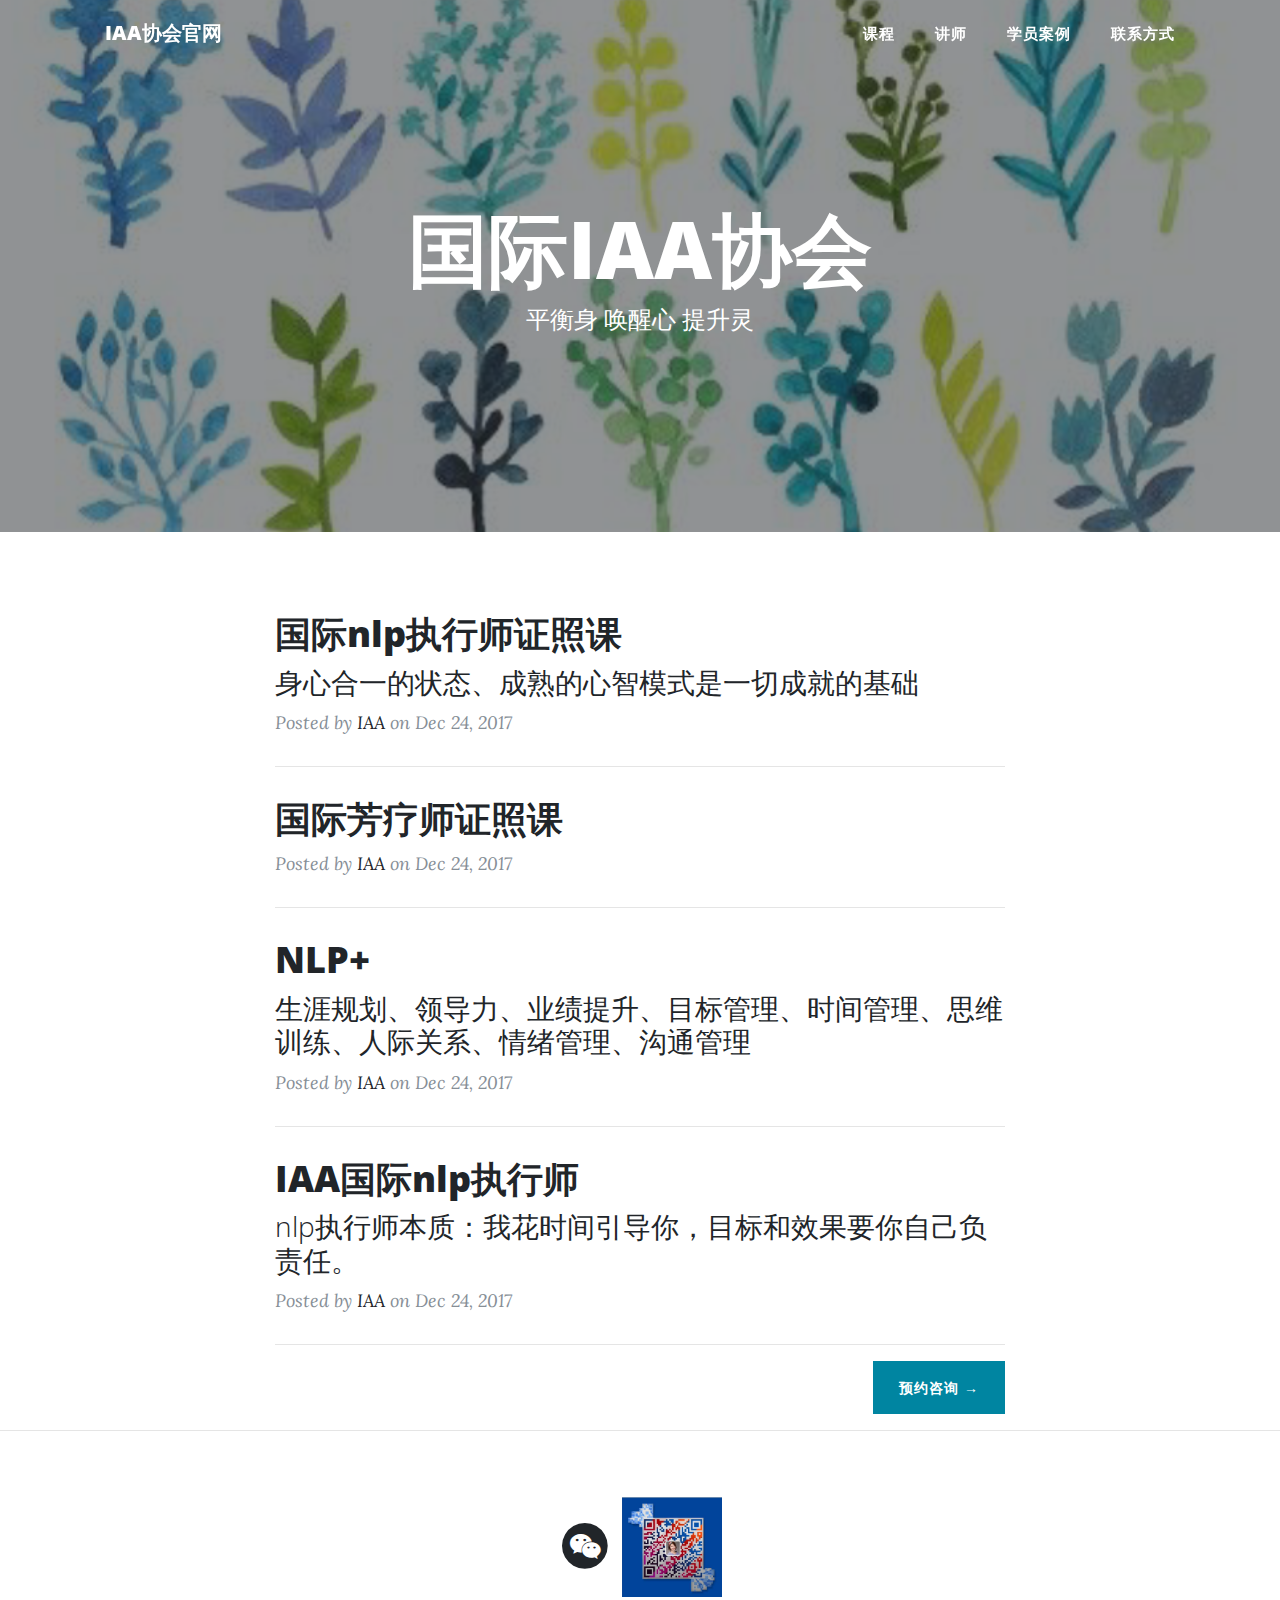
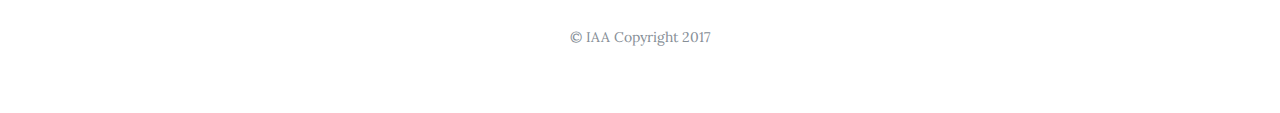
<file: index.html>
<!DOCTYPE html>
<html lang="en">

  <head>

    <meta charset="utf-8">
    <meta name="viewport" content="width=device-width, initial-scale=1, shrink-to-fit=no">
    <meta name="description" content="">
    <meta name="author" content="">

    <title> Girls Coding Day's Blog</title>

    <!-- Bootstrap core CSS -->
    <link href="vendor/bootstrap/css/bootstrap.min.css" rel="stylesheet">

    <!-- Custom fonts for this template -->
    <link href="vendor/font-awesome/css/font-awesome.min.css" rel="stylesheet" type="text/css">
    <link href='https://fonts.googleapis.com/css?family=Lora:400,700,400italic,700italic' rel='stylesheet' type='text/css'>
    <link href='https://fonts.googleapis.com/css?family=Open+Sans:300italic,400italic,600italic,700italic,800italic,400,300,600,700,800' rel='stylesheet' type='text/css'>

    <!-- Custom styles for this template -->
    <link href="css/clean-blog.min.css" rel="stylesheet">
    <link href="css/customize-style.css" rel="stylesheet">

  </head>

  <body>

    <!-- Navigation -->
    <nav class="navbar navbar-expand-lg navbar-light fixed-top" id="mainNav">
      <div class="container">
        <a class="navbar-brand" href="index.html">IAA协会官网</a>
        <button class="navbar-toggler navbar-toggler-right" type="button" data-toggle="collapse" data-target="#navbarResponsive" aria-controls="navbarResponsive" aria-expanded="false" aria-label="Toggle navigation">
          目录
          <i class="fa fa-bars"></i>
        </button>
        <div class="collapse navbar-collapse" id="navbarResponsive">
          <ul class="navbar-nav ml-auto">
            <li class="nav-item">
              <a class="nav-link" href="index.html">课程</a>
            </li>
            <li class="nav-item">
              <a class="nav-link" href="About.html">讲师</a>
            </li>
            <li class="nav-item">
              <a class="nav-link" href="post.html">学员案例</a>
            </li>
            <li class="nav-item">
              <a class="nav-link" href="contact.html">联系方式</a>
            </li>
          </ul>
        </div>
      </div>
    </nav>

    <!-- Page Header -->
    <header class="masthead" style="background-image: url('img/aaa.png')">
      <div class="overlay"></div>
      <div class="container">
        <div class="row">
          <div class="col-lg-8 col-md-10 mx-auto">
            <div class="site-heading">
              <h1>国际IAA协会</h1>

              <span class="subheading">平衡身 唤醒心 提升灵</span>
            </div>
          </div>
        </div>
      </div>
    </header>

    <!-- Main Content -->
    <div class="container">
      <div class="row">
        <div class="col-lg-8 col-md-10 mx-auto">
          <div class="post-preview">
            <a href="post.html">
              <h2 class="post-title">
                国际nlp执行师证照课
              </h2>
              <h3 class="post-subtitle">
              身心合一的状态、成熟的心智模式是一切成就的基础
              </h3>
            </a>
            <p class="post-meta">Posted by
              <a href="#">IAA</a>
              on Dec 24, 2017</p>
          </div>
          <hr>
          <div class="post-preview">
            <a href="post.html">
              <h2 class="post-title">
                国际芳疗师证照课
              </h2>
            </a>
            <p class="post-meta">Posted by
              <a href="#">IAA</a>
              on Dec 24, 2017</p>
          </div>
          <hr>
          <div class="post-preview">
            <a href="post.html">
              <h2 class="post-title">
              NLP+
              </h2>
              <h3 class="post-subtitle">
                生涯规划、领导力、业绩提升、目标管理、时间管理、思维训练、人际关系、情绪管理、沟通管理
              </h3>
            </a>
            <p class="post-meta">Posted by
              <a href="#">IAA</a>
              on Dec 24, 2017</p>
          </div>
          <hr>
          <div class="post-preview">
            <a href="post.html">
              <h2 class="post-title">
                IAA国际nlp执行师
              </h2>
              <h3 class="post-subtitle">
                nlp执行师本质：我花时间引导你，目标和效果要你自己负责任。
              </h3>
            </a>
            <p class="post-meta">Posted by
              <a href="#">IAA</a>
              on Dec 24, 2017</p>
          </div>
          <hr>
          <!-- Pager -->
          <div class="clearfix">
            <a class="btn btn-primary float-right" href="https://jinshuju.net/f/8D2Q2S">预约咨询 &rarr;</a>
          </div>
        </div>
      </div>
    </div>

    <hr>

    <!-- Footer -->
    <footer>
      <div class="container">
        <div class="row">
          <div class="col-lg-8 col-md-10 mx-auto">
            <ul class="list-inline text-center">
              <li class="list-inline-item">
                <a href="#">
                  <span class="fa-stack fa-lg">
                    <i class="fa fa-circle fa-stack-2x"></i>
                    <i class="fa fa-wechat fa-stack-1x fa-inverse"></i>
                  </span>
                </a>
              </li>
              <li class="list-inline-item">
                <img style="width: 100px" src="img/123.png">
              </li>
            </ul>
            <p class="copyright text-muted"> &copy;  IAA Copyright 2017</p>
          </div>
        </div>
      </div>
    </footer>

    <!-- Bootstrap core JavaScript -->
    <script src="vendor/jquery/jquery.min.js"></script>
    <script src="vendor/bootstrap/js/bootstrap.bundle.min.js"></script>

    <!-- Custom scripts for this template -->
    <script src="js/clean-blog.min.js"></script>

  </body>

</html>
</file>
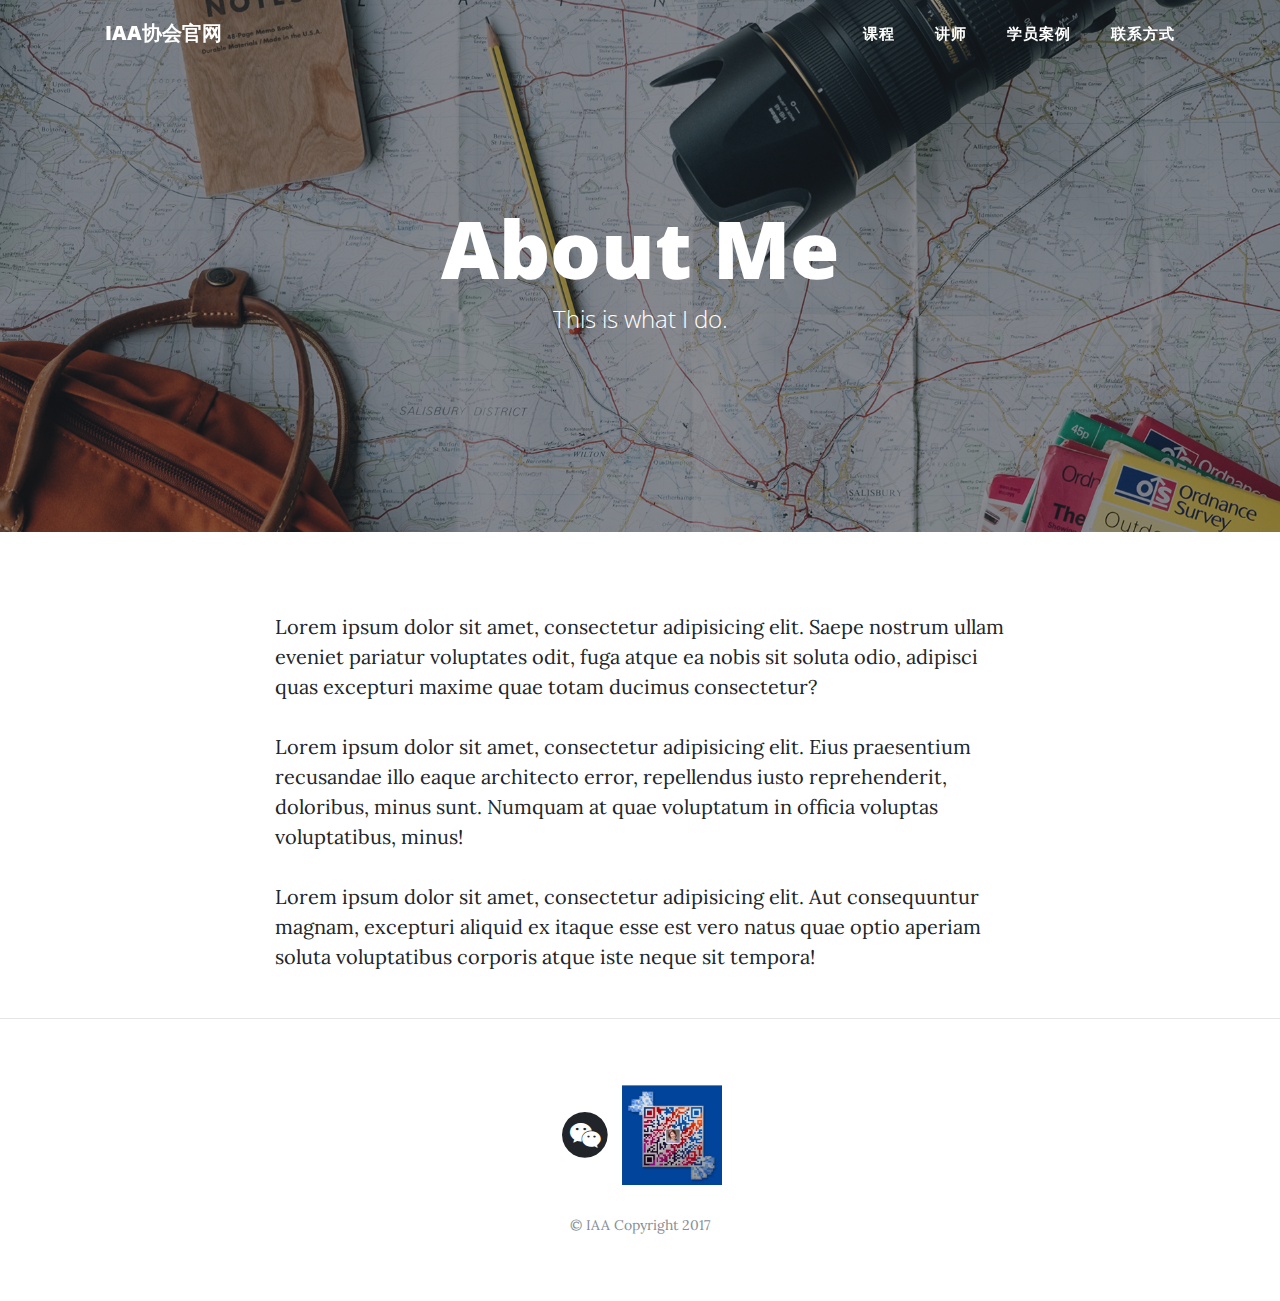
<file: about.html>
<!DOCTYPE html>
<html lang="en">

  <head>

    <meta charset="utf-8">
    <meta name="viewport" content="width=device-width, initial-scale=1, shrink-to-fit=no">
    <meta name="description" content="">
    <meta name="author" content="">

    <title>Clean Blog - Start Bootstrap Theme</title>

    <!-- Bootstrap core CSS -->
    <link href="vendor/bootstrap/css/bootstrap.min.css" rel="stylesheet">

    <!-- Custom fonts for this template -->
    <link href="vendor/font-awesome/css/font-awesome.min.css" rel="stylesheet" type="text/css">
    <link href='https://fonts.googleapis.com/css?family=Lora:400,700,400italic,700italic' rel='stylesheet' type='text/css'>
    <link href='https://fonts.googleapis.com/css?family=Open+Sans:300italic,400italic,600italic,700italic,800italic,400,300,600,700,800' rel='stylesheet' type='text/css'>

    <!-- Custom styles for this template -->
    <link href="css/clean-blog.min.css" rel="stylesheet">
<link href="css/customize-style.css" rel="stylesheet">
  </head>

  <body>

    <!-- Navigation -->
    <nav class="navbar navbar-expand-lg navbar-light fixed-top" id="mainNav">
      <div class="container">
        <a class="navbar-brand" href="index.html">IAA协会官网</a>
        <button class="navbar-toggler navbar-toggler-right" type="button" data-toggle="collapse" data-target="#navbarResponsive" aria-controls="navbarResponsive" aria-expanded="false" aria-label="Toggle navigation">
          目录
          <i class="fa fa-bars"></i>
        </button>
        <div class="collapse navbar-collapse" id="navbarResponsive">
          <ul class="navbar-nav ml-auto">
            <li class="nav-item">
              <a class="nav-link" href="index.html">课程</a>
            </li>
            <li class="nav-item">
              <a class="nav-link" href="About.html">讲师</a>
            </li>
            <li class="nav-item">
              <a class="nav-link" href="post.html">学员案例</a>
            </li>
            <li class="nav-item">
              <a class="nav-link" href="contact.html">联系方式</a>
            </li>
          </ul>
        </div>
      </div>
    </nav>
    <!-- Page Header -->
    <header class="masthead" style="background-image: url('img/about-bg.jpg')">
      <div class="overlay"></div>
      <div class="container">
        <div class="row">
          <div class="col-lg-8 col-md-10 mx-auto">
            <div class="page-heading">
              <h1>About Me</h1>
              <span class="subheading">This is what I do.</span>
            </div>
          </div>
        </div>
      </div>
    </header>

    <!-- Main Content -->
    <div class="container">
      <div class="row">
        <div class="col-lg-8 col-md-10 mx-auto">
          <p>Lorem ipsum dolor sit amet, consectetur adipisicing elit. Saepe nostrum ullam eveniet pariatur voluptates odit, fuga atque ea nobis sit soluta odio, adipisci quas excepturi maxime quae totam ducimus consectetur?</p>
          <p>Lorem ipsum dolor sit amet, consectetur adipisicing elit. Eius praesentium recusandae illo eaque architecto error, repellendus iusto reprehenderit, doloribus, minus sunt. Numquam at quae voluptatum in officia voluptas voluptatibus, minus!</p>
          <p>Lorem ipsum dolor sit amet, consectetur adipisicing elit. Aut consequuntur magnam, excepturi aliquid ex itaque esse est vero natus quae optio aperiam soluta voluptatibus corporis atque iste neque sit tempora!</p>
        </div>
      </div>
    </div>

    <hr>

    <!-- Footer -->
    <footer>
      <div class="container">
        <div class="row">
          <div class="col-lg-8 col-md-10 mx-auto">
            <ul class="list-inline text-center">
              <li class="list-inline-item">
                <a href="#">
                  <span class="fa-stack fa-lg">
                    <i class="fa fa-circle fa-stack-2x"></i>
                    <i class="fa fa-wechat fa-stack-1x fa-inverse"></i>
                  </span>
                </a>
              </li>
              <li class="list-inline-item">
                <img style="width: 100px" src="img/123.png">
              </li>
            </ul>
            <p class="copyright text-muted"> &copy;  IAA Copyright 2017</p>
          </div>
        </div>
      </div>
    </footer>

    <!-- Bootstrap core JavaScript -->
    <script src="vendor/jquery/jquery.min.js"></script>
    <script src="vendor/bootstrap/js/bootstrap.bundle.min.js"></script>

    <!-- Custom scripts for this template -->
    <script src="js/clean-blog.min.js"></script>

  </body>

</html>
</file>
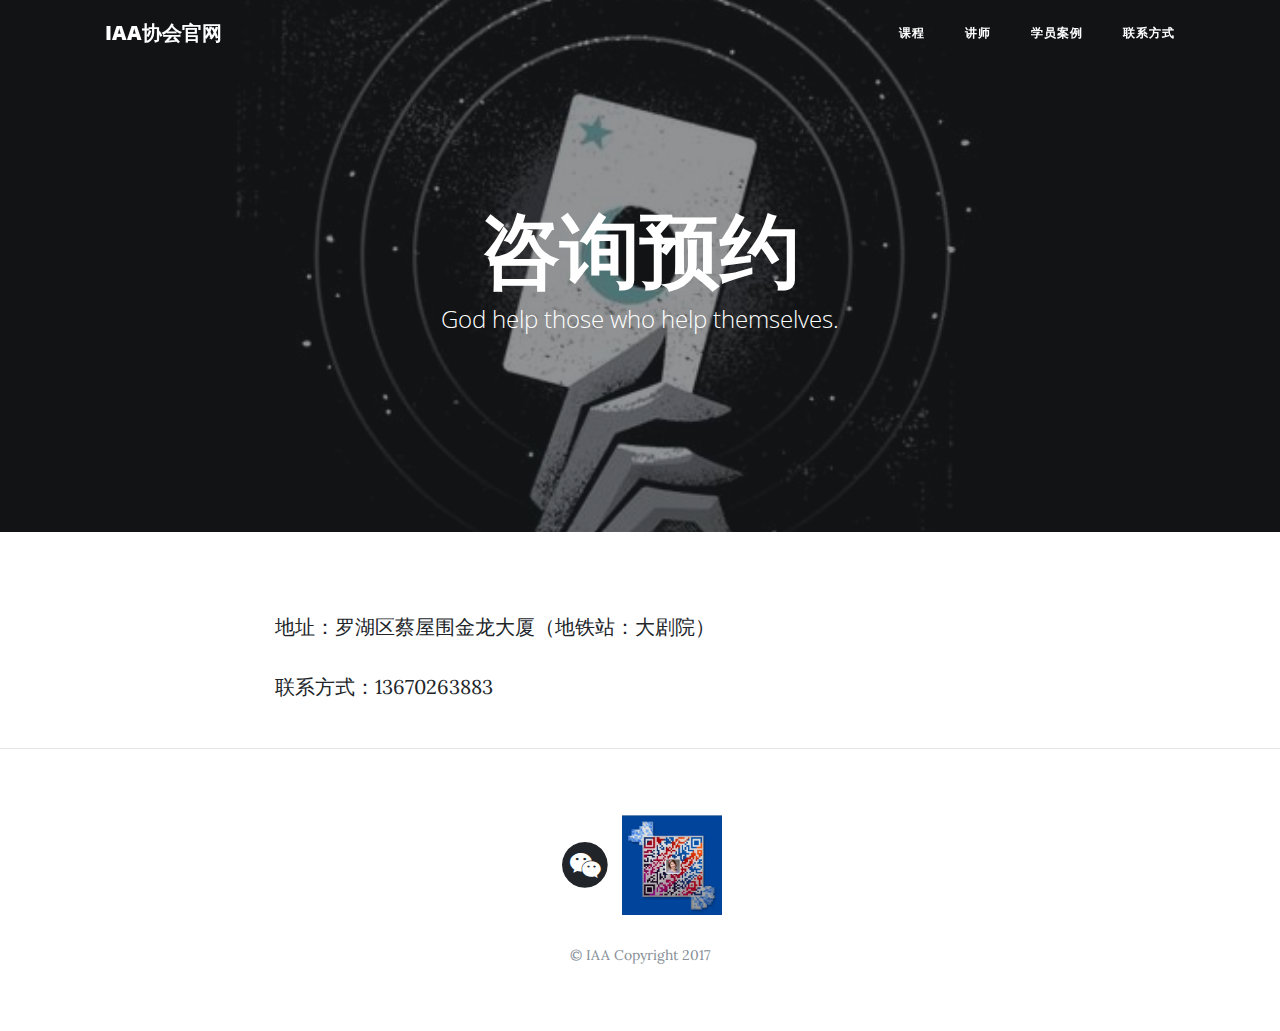
<file: contact.html>
<!DOCTYPE html>
<html lang="en">

  <head>

    <meta charset="utf-8">
    <meta name="viewport" content="width=device-width, initial-scale=1, shrink-to-fit=no">
    <meta name="description" content="">
    <meta name="author" content="">

    <title>Clean Blog - Start Bootstrap Theme</title>

    <!-- Bootstrap core CSS -->
    <link href="vendor/bootstrap/css/bootstrap.min.css" rel="stylesheet">

    <!-- Custom fonts for this template -->
    <link href="vendor/font-awesome/css/font-awesome.min.css" rel="stylesheet" type="text/css">
    <link href='https://fonts.googleapis.com/css?family=Lora:400,700,400italic,700italic' rel='stylesheet' type='text/css'>
    <link href='https://fonts.googleapis.com/css?family=Open+Sans:300italic,400italic,600italic,700italic,800italic,400,300,600,700,800' rel='stylesheet' type='text/css'>

    <!-- Custom styles for this template -->
    <link href="css/clean-blog.min.css" rel="stylesheet">

  </head>

  <body>

    <!-- Navigation -->
    <nav class="navbar navbar-expand-lg navbar-light fixed-top" id="mainNav">
      <div class="container">
        <a class="navbar-brand" href="index.html">IAA协会官网</a>
        <button class="navbar-toggler navbar-toggler-right" type="button" data-toggle="collapse" data-target="#navbarResponsive" aria-controls="navbarResponsive" aria-expanded="false" aria-label="Toggle navigation">
          目录
          <i class="fa fa-bars"></i>
        </button>
        <div class="collapse navbar-collapse" id="navbarResponsive">
          <ul class="navbar-nav ml-auto">
            <li class="nav-item">
              <a class="nav-link" href="index.html">课程</a>
            </li>
            <li class="nav-item">
              <a class="nav-link" href="About.html">讲师</a>
            </li>
            <li class="nav-item">
              <a class="nav-link" href="post.html">学员案例</a>
            </li>
            <li class="nav-item">
              <a class="nav-link" href="contact.html">联系方式</a>
            </li>
          </ul>
        </div>
      </div>
    </nav>
    <!-- Page Header -->
    <header class="masthead" style="background-image: url('img/333.jpg')">
      <div class="overlay"></div>
      <div class="container">
        <div class="row">
          <div class="col-lg-8 col-md-10 mx-auto">
            <div class="page-heading">
              <div class="">
              <h1>咨询预约</h1>
              <span class="subheading">God help those who help themselves.</span>
            </div>
          </div>
        </div>
      </div>
    </header>

    <!-- Main Content -->
    <div class="container">
      <div class="row">
        <div class="col-lg-8 col-md-10 mx-auto">
          <p>地址：罗湖区蔡屋围金龙大厦（地铁站：大剧院）</p>
          <p>联系方式：13670263883</p>
          <!-- Contact Form - Enter your email address on line 19 of the mail/contact_me.php file to make this form work. -->
          <!-- WARNING: Some web hosts do not allow emails to be sent through forms to common mail hosts like Gmail or Yahoo. It's recommended that you use a private domain email address! -->
          <!-- To use the contact form, your site must be on a live web host with PHP! The form will not work locally! -->

        </div>
      </div>
    </div>

    <hr>

    <!-- Footer -->
    <footer>
      <div class="container">
        <div class="row">
          <div class="col-lg-8 col-md-10 mx-auto">
            <ul class="list-inline text-center">
              <li class="list-inline-item">
                <a href="#">
                  <span class="fa-stack fa-lg">
                    <i class="fa fa-circle fa-stack-2x"></i>
                    <i class="fa fa-wechat fa-stack-1x fa-inverse"></i>
                  </span>
                </a>
              </li>
              <li class="list-inline-item">
                <img style="width: 100px" src="img/123.png">
              </li>
            </ul>
            <p class="copyright text-muted"> &copy;  IAA Copyright 2017</p>
          </div>
        </div>
      </div>
    </footer>

    <!-- Bootstrap core JavaScript -->
    <script src="vendor/jquery/jquery.min.js"></script>
    <script src="vendor/bootstrap/js/bootstrap.bundle.min.js"></script>

    <!-- Contact Form JavaScript -->
    <script src="js/jqBootstrapValidation.js"></script>
    <script src="js/contact_me.js"></script>

    <!-- Custom scripts for this template -->
    <script src="js/clean-blog.min.js"></script>

  </body>

</html>
</file>
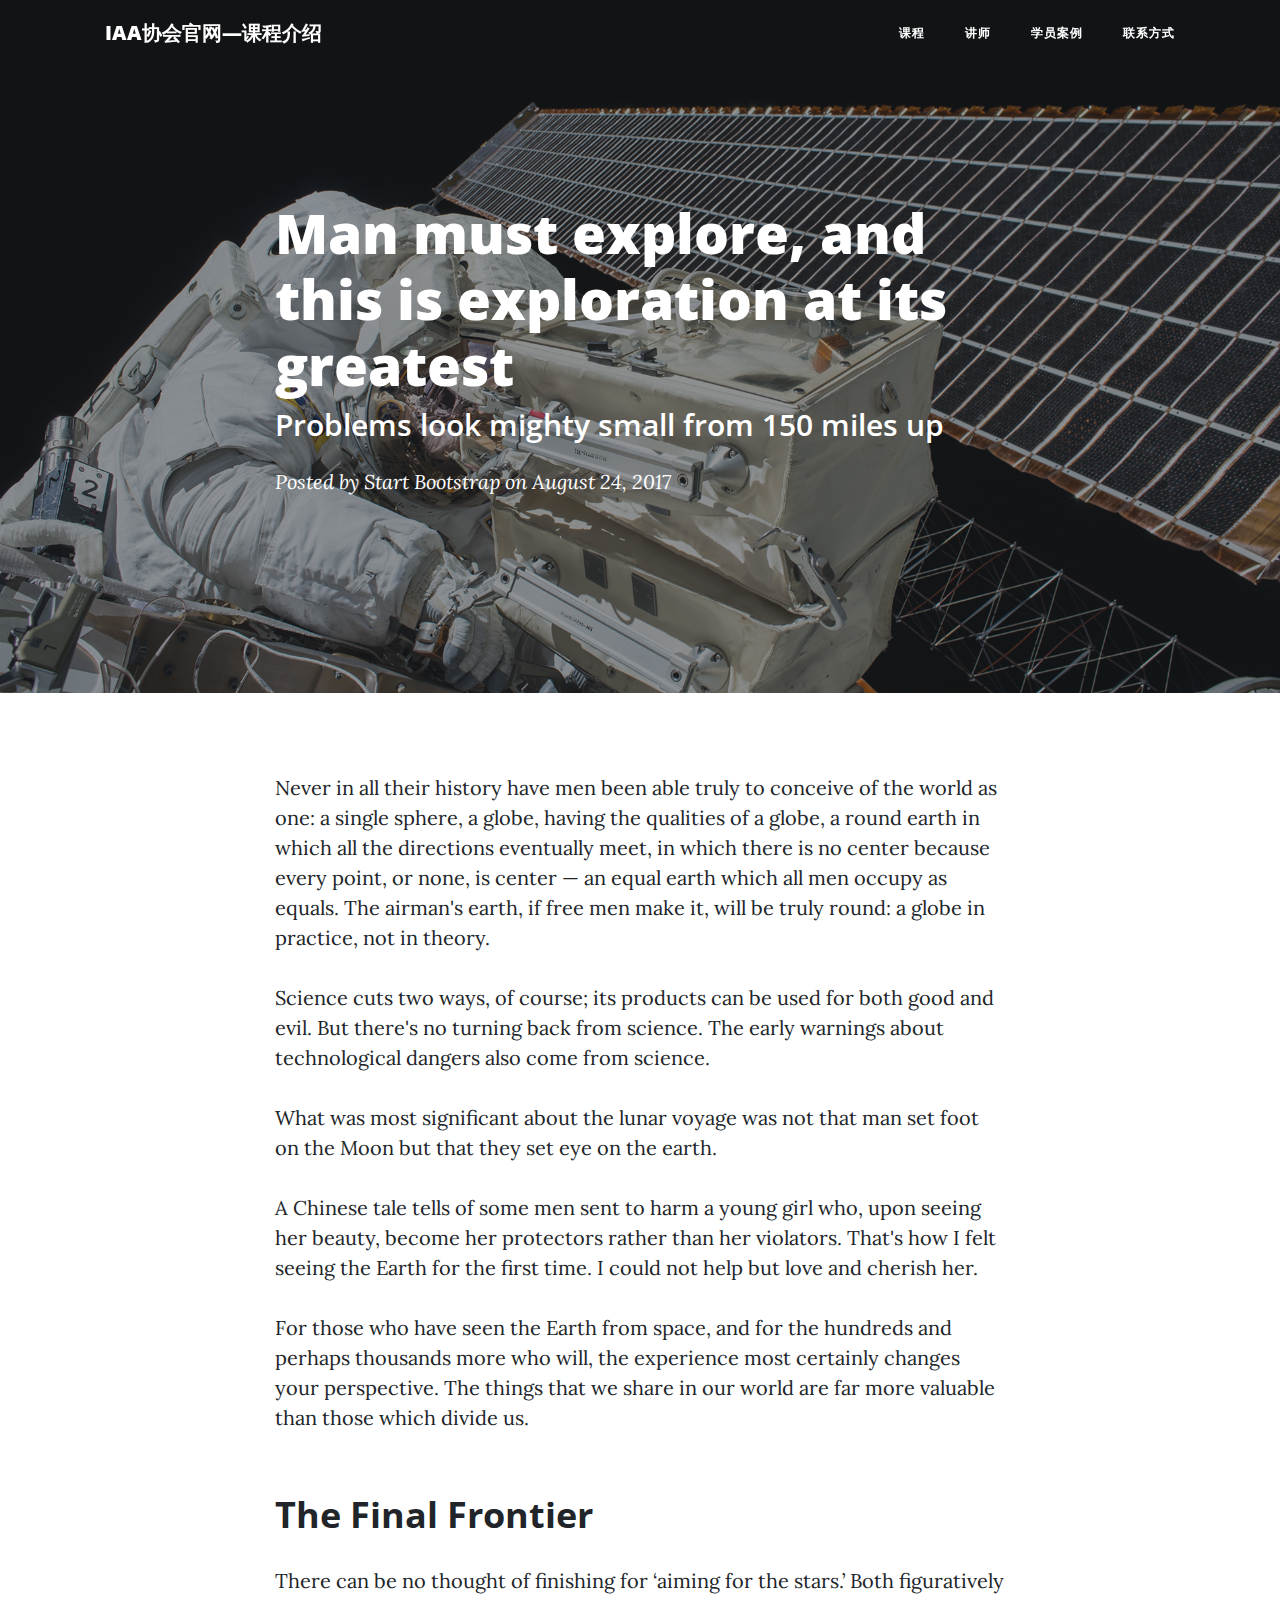
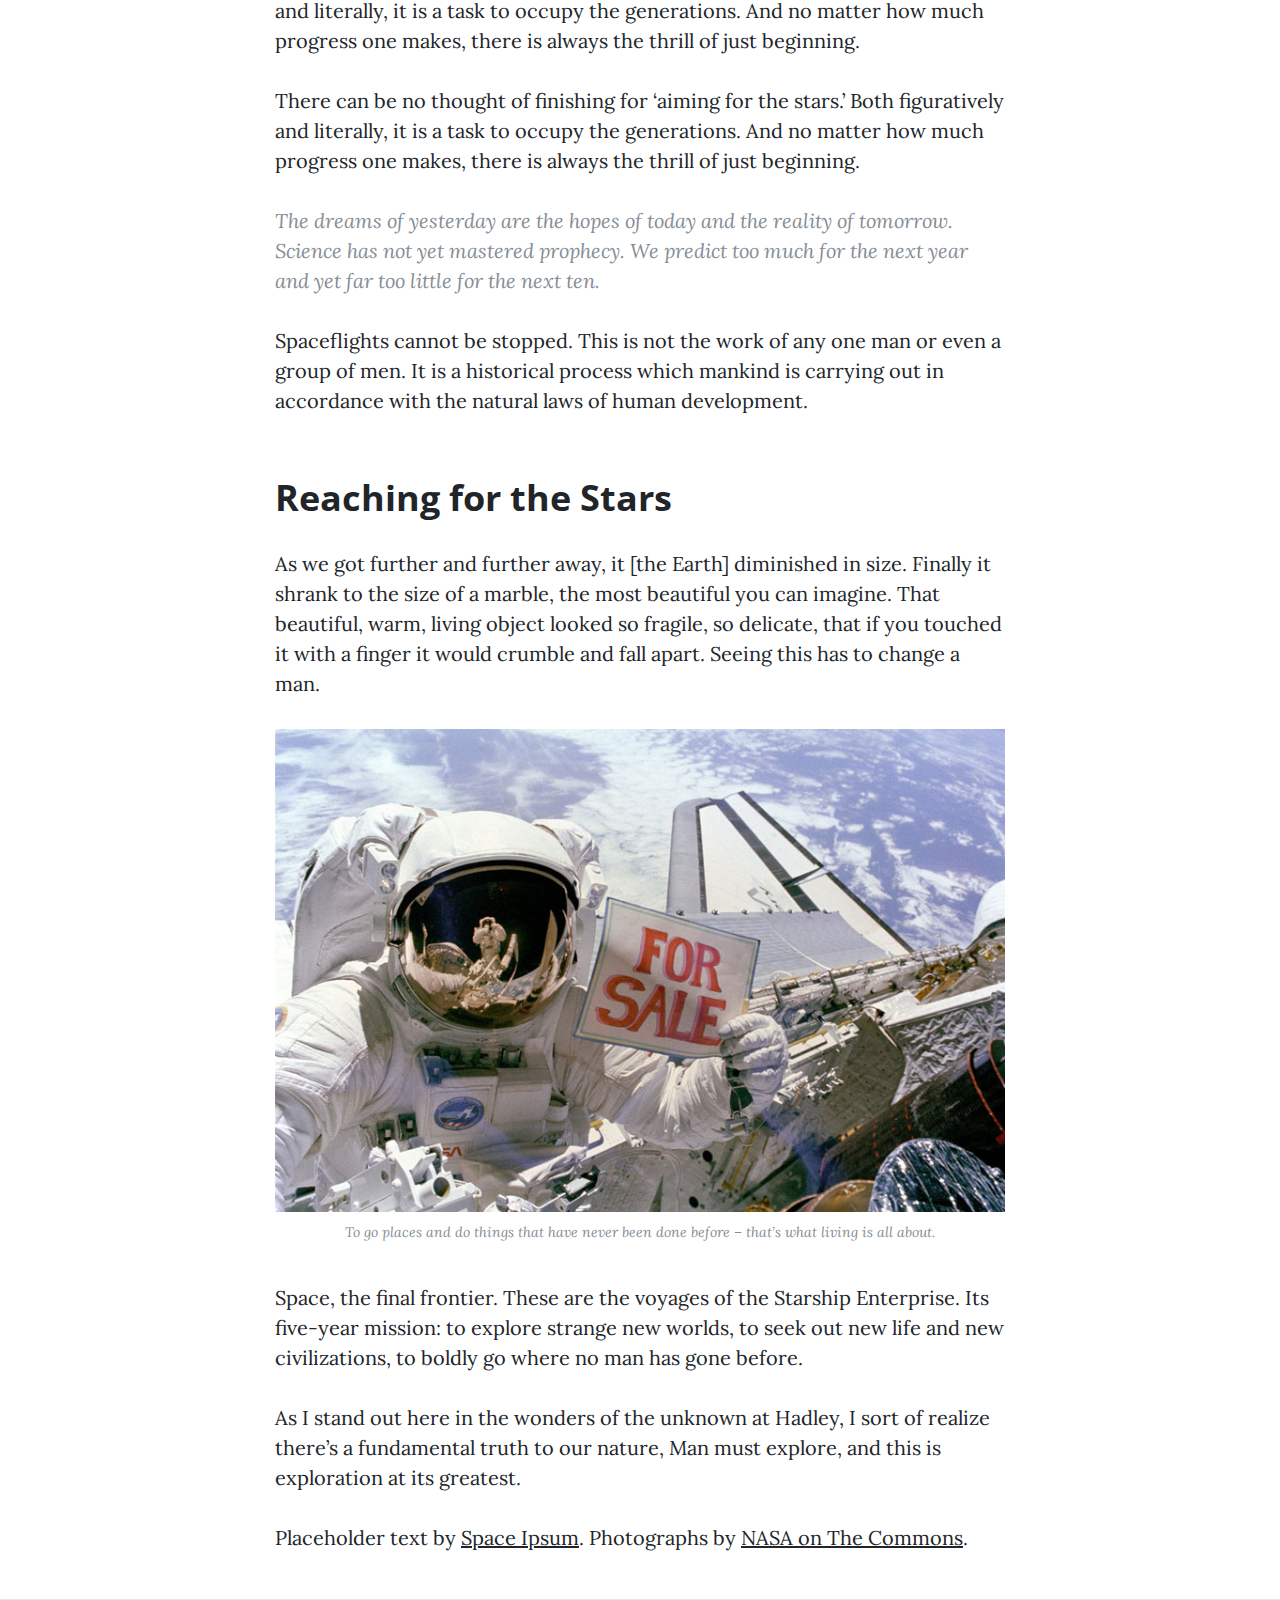
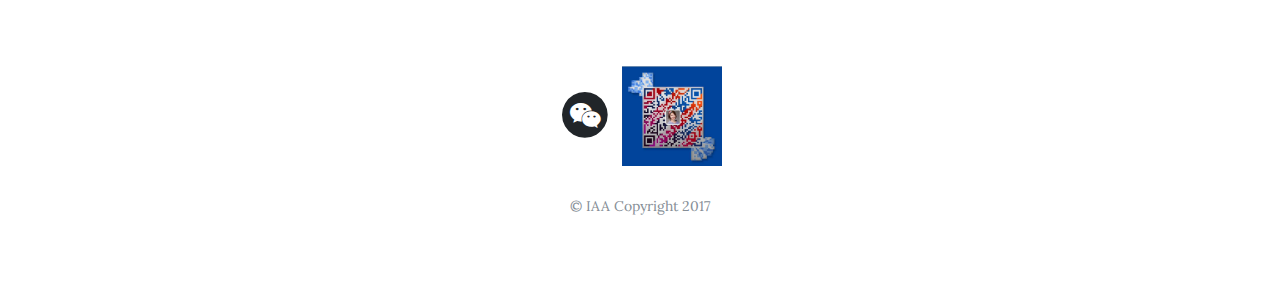
<file: post.html>
<!DOCTYPE html>
<html lang="en">

  <head>

    <meta charset="utf-8">
    <meta name="viewport" content="width=device-width, initial-scale=1, shrink-to-fit=no">
    <meta name="description" content="">
    <meta name="author" content="">

    <title>Clean Blog - Start Bootstrap Theme</title>

    <!-- Bootstrap core CSS -->
    <link href="vendor/bootstrap/css/bootstrap.min.css" rel="stylesheet">

    <!-- Custom fonts for this template -->
    <link href="vendor/font-awesome/css/font-awesome.min.css" rel="stylesheet" type="text/css">
    <link href='https://fonts.googleapis.com/css?family=Lora:400,700,400italic,700italic' rel='stylesheet' type='text/css'>
    <link href='https://fonts.googleapis.com/css?family=Open+Sans:300italic,400italic,600italic,700italic,800italic,400,300,600,700,800' rel='stylesheet' type='text/css'>

    <!-- Custom styles for this template -->
    <link href="css/clean-blog.min.css" rel="stylesheet">

  </head>

  <body>

    <!-- Navigation -->
    <nav class="navbar navbar-expand-lg navbar-light fixed-top" id="mainNav">
      <div class="container">
        <a class="navbar-brand" href="index.html">IAA协会官网—课程介绍</a>
        <button class="navbar-toggler navbar-toggler-right" type="button" data-toggle="collapse" data-target="#navbarResponsive" aria-controls="navbarResponsive" aria-expanded="false" aria-label="Toggle navigation">
          目录
          <i class="fa fa-bars"></i>
        </button>
        <div class="collapse navbar-collapse" id="navbarResponsive">
          <ul class="navbar-nav ml-auto">
            <li class="nav-item">
              <a class="nav-link" href="index.html">课程</a>
            </li>
            <li class="nav-item">
              <a class="nav-link" href="About.html">讲师</a>
            </li>
            <li class="nav-item">
              <a class="nav-link" href="post.html">学员案例</a>
            </li>
            <li class="nav-item">
              <a class="nav-link" href="contact.html">联系方式</a>
            </li>
          </ul>
        </div>
      </div>
    </nav>

    <!-- Page Header -->
    <header class="masthead" style="background-image: url('img/post-bg.jpg')">
      <div class="overlay"></div>
      <div class="container">
        <div class="row">
          <div class="col-lg-8 col-md-10 mx-auto">
            <div class="post-heading">
              <h1>Man must explore, and this is exploration at its greatest</h1>
              <h2 class="subheading">Problems look mighty small from 150 miles up</h2>
              <span class="meta">Posted by
                <a href="#">Start Bootstrap</a>
                on August 24, 2017</span>
            </div>
          </div>
        </div>
      </div>
    </header>

    <!-- Post Content -->
    <article>
      <div class="container">
        <div class="row">
          <div class="col-lg-8 col-md-10 mx-auto">
            <p>Never in all their history have men been able truly to conceive of the world as one: a single sphere, a globe, having the qualities of a globe, a round earth in which all the directions eventually meet, in which there is no center because every point, or none, is center — an equal earth which all men occupy as equals. The airman's earth, if free men make it, will be truly round: a globe in practice, not in theory.</p>

            <p>Science cuts two ways, of course; its products can be used for both good and evil. But there's no turning back from science. The early warnings about technological dangers also come from science.</p>

            <p>What was most significant about the lunar voyage was not that man set foot on the Moon but that they set eye on the earth.</p>

            <p>A Chinese tale tells of some men sent to harm a young girl who, upon seeing her beauty, become her protectors rather than her violators. That's how I felt seeing the Earth for the first time. I could not help but love and cherish her.</p>

            <p>For those who have seen the Earth from space, and for the hundreds and perhaps thousands more who will, the experience most certainly changes your perspective. The things that we share in our world are far more valuable than those which divide us.</p>

            <h2 class="section-heading">The Final Frontier</h2>

            <p>There can be no thought of finishing for ‘aiming for the stars.’ Both figuratively and literally, it is a task to occupy the generations. And no matter how much progress one makes, there is always the thrill of just beginning.</p>

            <p>There can be no thought of finishing for ‘aiming for the stars.’ Both figuratively and literally, it is a task to occupy the generations. And no matter how much progress one makes, there is always the thrill of just beginning.</p>

            <blockquote class="blockquote">The dreams of yesterday are the hopes of today and the reality of tomorrow. Science has not yet mastered prophecy. We predict too much for the next year and yet far too little for the next ten.</blockquote>

            <p>Spaceflights cannot be stopped. This is not the work of any one man or even a group of men. It is a historical process which mankind is carrying out in accordance with the natural laws of human development.</p>

            <h2 class="section-heading">Reaching for the Stars</h2>

            <p>As we got further and further away, it [the Earth] diminished in size. Finally it shrank to the size of a marble, the most beautiful you can imagine. That beautiful, warm, living object looked so fragile, so delicate, that if you touched it with a finger it would crumble and fall apart. Seeing this has to change a man.</p>

            <a href="#">
              <img class="img-fluid" src="img/post-sample-image.jpg" alt="">
            </a>
            <span class="caption text-muted">To go places and do things that have never been done before – that’s what living is all about.</span>

            <p>Space, the final frontier. These are the voyages of the Starship Enterprise. Its five-year mission: to explore strange new worlds, to seek out new life and new civilizations, to boldly go where no man has gone before.</p>

            <p>As I stand out here in the wonders of the unknown at Hadley, I sort of realize there’s a fundamental truth to our nature, Man must explore, and this is exploration at its greatest.</p>

            <p>Placeholder text by
              <a href="http://spaceipsum.com/">Space Ipsum</a>. Photographs by
              <a href="https://www.flickr.com/photos/nasacommons/">NASA on The Commons</a>.</p>
          </div>
        </div>
      </div>
    </article>

    <hr>

    <!-- Footer -->
    <footer>
      <div class="container">
        <div class="row">
          <div class="col-lg-8 col-md-10 mx-auto">
            <ul class="list-inline text-center">
              <li class="list-inline-item">
                <a href="#">
                  <span class="fa-stack fa-lg">
                    <i class="fa fa-circle fa-stack-2x"></i>
                    <i class="fa fa-wechat fa-stack-1x fa-inverse"></i>
                  </span>
                </a>
              </li>
              <li class="list-inline-item">
                <img style="width: 100px" src="img/123.png">
              </li>
            </ul>
            <p class="copyright text-muted"> &copy;  IAA Copyright 2017</p>
          </div>
        </div>
      </div>
    </footer>

    <!-- Bootstrap core JavaScript -->
    <script src="vendor/jquery/jquery.min.js"></script>
    <script src="vendor/bootstrap/js/bootstrap.bundle.min.js"></script>

    <!-- Custom scripts for this template -->
    <script src="js/clean-blog.min.js"></script>

  </body>

</html>
</file>
<file: css/customize-style.css>
.nav-link {
  font-size: 15px!important;
}
</file>
<file: css/clean-blog.min.css>
/*!
 * Start Bootstrap - Clean Blog v4.0.0-beta.2 (https://startbootstrap.com/template-overviews/clean-blog)
 * Copyright 2013-2017 Start Bootstrap
 * Licensed under MIT (https://github.com/BlackrockDigital/startbootstrap-clean-blog/blob/master/LICENSE)
 */body{font-size:20px;color:#212529;font-family:Lora,'Times New Roman',serif}p{line-height:1.5;margin:30px 0}p a{text-decoration:underline}h1,h2,h3,h4,h5,h6{font-weight:800;font-family:'Open Sans','Helvetica Neue',Helvetica,Arial,sans-serif}a{color:#212529;-webkit-transition:all .2s;-moz-transition:all .2s;transition:all .2s}a:focus,a:hover{color:#0085a1}blockquote{font-style:italic;color:#868e96}.section-heading{font-size:36px;font-weight:700;margin-top:60px}.caption{font-size:14px;font-style:italic;display:block;margin:0;padding:10px;text-align:center;border-bottom-right-radius:5px;border-bottom-left-radius:5px}::-moz-selection{color:#fff;background:#0085a1;text-shadow:none}::selection{color:#fff;background:#0085a1;text-shadow:none}img::selection{color:#fff;background:0 0}img::-moz-selection{color:#fff;background:0 0}body{-webkit-tap-highlight-color:#0085a1}#mainNav{position:absolute;border-bottom:1px solid #e9ecef;background-color:#fff;font-family:'Open Sans','Helvetica Neue',Helvetica,Arial,sans-serif}#mainNav .navbar-brand{font-weight:800;color:#343a40}#mainNav .navbar-toggler{font-size:12px;font-weight:800;padding:13px;text-transform:uppercase;color:#343a40}#mainNav .navbar-nav>li.nav-item>a{font-size:12px;font-weight:800;letter-spacing:1px;text-transform:uppercase}@media only screen and (min-width:992px){#mainNav{border-bottom:1px solid transparent;background:0 0}#mainNav .navbar-brand{padding:10px 20px;color:#fff}#mainNav .navbar-brand:focus,#mainNav .navbar-brand:hover{color:rgba(255,255,255,.8)}#mainNav .navbar-nav>li.nav-item>a{padding:10px 20px;color:#fff}#mainNav .navbar-nav>li.nav-item>a:focus,#mainNav .navbar-nav>li.nav-item>a:hover{color:rgba(255,255,255,.8)}}@media only screen and (min-width:992px){#mainNav{-webkit-transition:background-color .2s;-moz-transition:background-color .2s;transition:background-color .2s;-webkit-transform:translate3d(0,0,0);-moz-transform:translate3d(0,0,0);-ms-transform:translate3d(0,0,0);-o-transform:translate3d(0,0,0);transform:translate3d(0,0,0);-webkit-backface-visibility:hidden}#mainNav.is-fixed{position:fixed;top:-67px;-webkit-transition:-webkit-transform .2s;-moz-transition:-moz-transform .2s;transition:transform .2s;border-bottom:1px solid #fff;background-color:rgba(255,255,255,.9)}#mainNav.is-fixed .navbar-brand{color:#212529}#mainNav.is-fixed .navbar-brand:focus,#mainNav.is-fixed .navbar-brand:hover{color:#0085a1}#mainNav.is-fixed .navbar-nav>li.nav-item>a{color:#212529}#mainNav.is-fixed .navbar-nav>li.nav-item>a:focus,#mainNav.is-fixed .navbar-nav>li.nav-item>a:hover{color:#0085a1}#mainNav.is-visible{-webkit-transform:translate3d(0,100%,0);-moz-transform:translate3d(0,100%,0);-ms-transform:translate3d(0,100%,0);-o-transform:translate3d(0,100%,0);transform:translate3d(0,100%,0)}}header.masthead{margin-bottom:50px;background:no-repeat center center;background-color:#868e96;background-attachment:scroll;position:relative;-webkit-background-size:cover;-moz-background-size:cover;-o-background-size:cover;background-size:cover}header.masthead .overlay{position:absolute;top:0;left:0;height:100%;width:100%;background-color:#212529;opacity:.5}header.masthead .page-heading,header.masthead .post-heading,header.masthead .site-heading{padding:200px 0 150px;color:#fff}@media only screen and (min-width:768px){header.masthead .page-heading,header.masthead .post-heading,header.masthead .site-heading{padding:200px 0}}header.masthead .page-heading,header.masthead .site-heading{text-align:center}header.masthead .page-heading h1,header.masthead .site-heading h1{font-size:50px;margin-top:0}header.masthead .page-heading .subheading,header.masthead .site-heading .subheading{font-size:24px;font-weight:300;line-height:1.1;display:block;margin:10px 0 0;font-family:'Open Sans','Helvetica Neue',Helvetica,Arial,sans-serif}@media only screen and (min-width:768px){header.masthead .page-heading h1,header.masthead .site-heading h1{font-size:80px}}header.masthead .post-heading h1{font-size:35px}header.masthead .post-heading .meta,header.masthead .post-heading .subheading{line-height:1.1;display:block}header.masthead .post-heading .subheading{font-size:24px;font-weight:600;margin:10px 0 30px;font-family:'Open Sans','Helvetica Neue',Helvetica,Arial,sans-serif}header.masthead .post-heading .meta{font-size:20px;font-weight:300;font-style:italic;font-family:Lora,'Times New Roman',serif}header.masthead .post-heading .meta a{color:#fff}@media only screen and (min-width:768px){header.masthead .post-heading h1{font-size:55px}header.masthead .post-heading .subheading{font-size:30px}}.post-preview>a{color:#212529}.post-preview>a:focus,.post-preview>a:hover{text-decoration:none;color:#0085a1}.post-preview>a>.post-title{font-size:30px;margin-top:30px;margin-bottom:10px}.post-preview>a>.post-subtitle{font-weight:300;margin:0 0 10px}.post-preview>.post-meta{font-size:18px;font-style:italic;margin-top:0;color:#868e96}.post-preview>.post-meta>a{text-decoration:none;color:#212529}.post-preview>.post-meta>a:focus,.post-preview>.post-meta>a:hover{text-decoration:underline;color:#0085a1}@media only screen and (min-width:768px){.post-preview>a>.post-title{font-size:36px}}.floating-label-form-group{font-size:14px;position:relative;margin-bottom:0;padding-bottom:.5em;border-bottom:1px solid #dee2e6}.floating-label-form-group input,.floating-label-form-group textarea{font-size:1.5em;position:relative;z-index:1;padding:0;resize:none;border:none;border-radius:0;background:0 0;box-shadow:none!important;font-family:Lora,'Times New Roman',serif}.floating-label-form-group input::-webkit-input-placeholder,.floating-label-form-group textarea::-webkit-input-placeholder{color:#868e96;font-family:Lora,'Times New Roman',serif}.floating-label-form-group label{font-size:.85em;line-height:1.764705882em;position:relative;z-index:0;top:2em;display:block;margin:0;-webkit-transition:top .3s ease,opacity .3s ease;-moz-transition:top .3s ease,opacity .3s ease;-ms-transition:top .3s ease,opacity .3s ease;transition:top .3s ease,opacity .3s ease;vertical-align:middle;vertical-align:baseline;opacity:0}.floating-label-form-group .help-block{margin:15px 0}.floating-label-form-group-with-value label{top:0;opacity:1}.floating-label-form-group-with-focus label{color:#0085a1}form .form-group:first-child .floating-label-form-group{border-top:1px solid #dee2e6}footer{padding:50px 0 65px}footer .list-inline{margin:0;padding:0}footer .copyright{font-size:14px;margin-bottom:0;text-align:center}.btn{font-size:14px;font-weight:800;padding:15px 25px;letter-spacing:1px;text-transform:uppercase;border-radius:0;font-family:'Open Sans','Helvetica Neue',Helvetica,Arial,sans-serif}.btn-primary{background-color:#0085a1;border-color:#0085a1}.btn-primary:active,.btn-primary:focus,.btn-primary:hover{color:#fff;background-color:#00657b!important;border-color:#00657b!important}.btn-lg{font-size:16px;padding:25px 35px}
</file>
